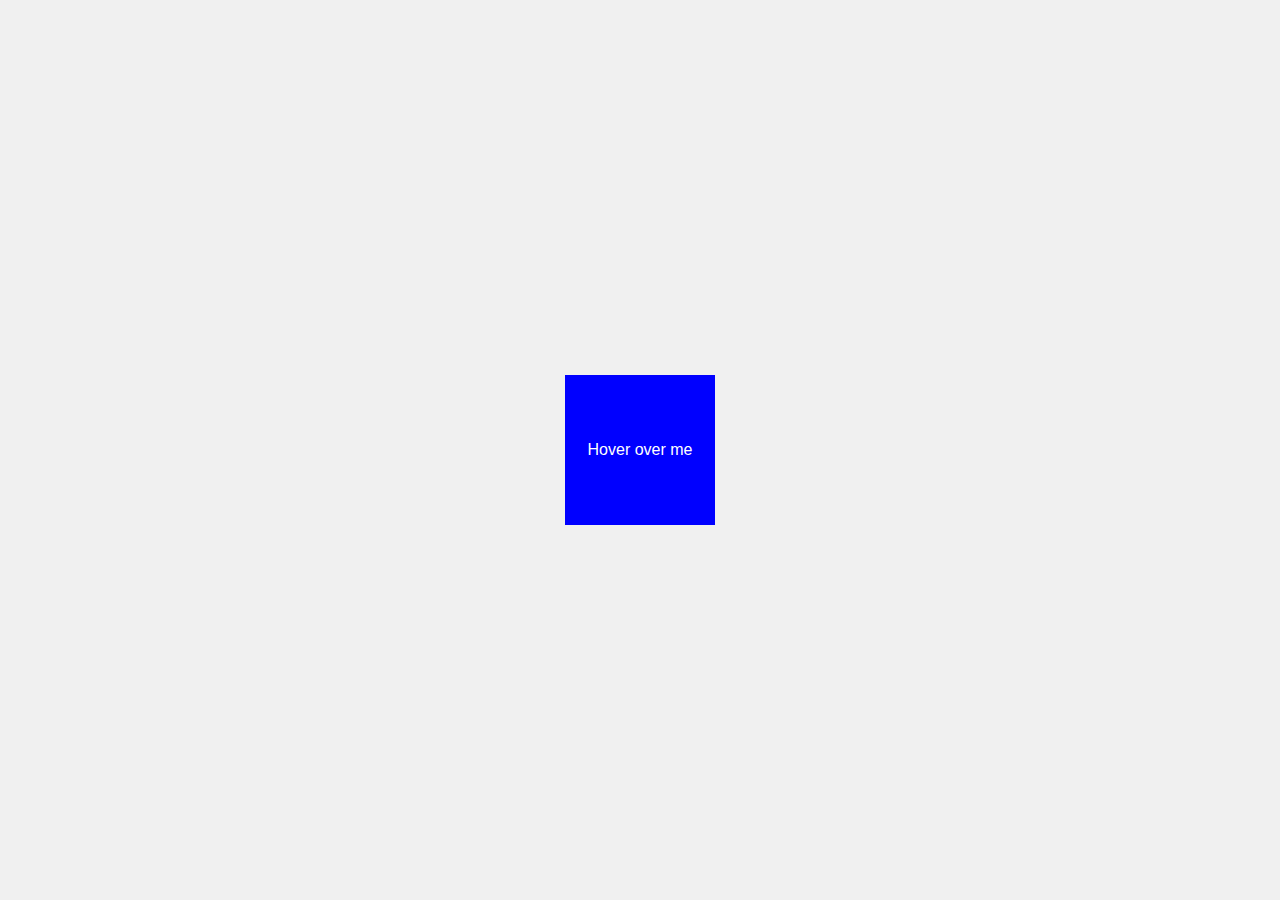
<file: Web Programming/Event Handling/index.html>
<!DOCTYPE html>
<html lang="en">
<head>
  <meta charset="UTF-8">
  <meta name="viewport" content="width=device-width, initial-scale=1.0">
  <style>
    body {
      font-family: Arial, sans-serif;
      display: flex;
      justify-content: center;
      align-items: center;
      height: 100vh;
      margin: 0;
      background-color: #f0f0f0;
    }

    #square {
      width: 150px;
      height: 150px;
      background-color: blue;
      display: flex;
      justify-content: center;
      align-items: center;
      color: white;
      cursor: pointer;
      transition: background-color 0.3s, transform 0.3s, width 0.3s, height 0.3s;
    }
  </style>
  <title>Interactive Square</title>
</head>
<body>

  <div id="square"
       onmouseover="changeContinuousColors()"
       onmouseout="stopContinuousColors()"
       onclick="toggleShape()"
       onmouseenter="expand()"
       onmouseleave="shrink()">
       Hover over me
  </div>

  <script>
    var isCircle = false;
    var continuousColorChangeInterval;

    function changeColor(color) {
      var square = document.getElementById('square');
      square.style.backgroundColor = color;
    }

    function changeContinuousColors() {
      continuousColorChangeInterval = setInterval(function() {
        var randomColor = getRandomColor();
        changeColor(randomColor);
      }, 300);
    }

    function stopContinuousColors() {
      clearInterval(continuousColorChangeInterval);
    }

    function toggleShape() {
      var square = document.getElementById('square');
      isCircle = !isCircle;

      if (isCircle) {
        square.style.borderRadius = '50%';
      } else {
        square.style.borderRadius = '0';
      }
    }

    function expand() {
      var square = document.getElementById('square');
      square.style.width = '200px';
      square.style.height = '200px';
    }

    function shrink() {
      var square = document.getElementById('square');
      square.style.width = '150px';
      square.style.height = '150px';
    }

    function getRandomColor() {
      var letters = '0123456789ABCDEF';
      var color = '#';
      for (var i = 0; i < 6; i++) {
        color += letters[Math.floor(Math.random() * 16)];
      }
      return color;
    }
  </script>

</body>
</html>
</file>
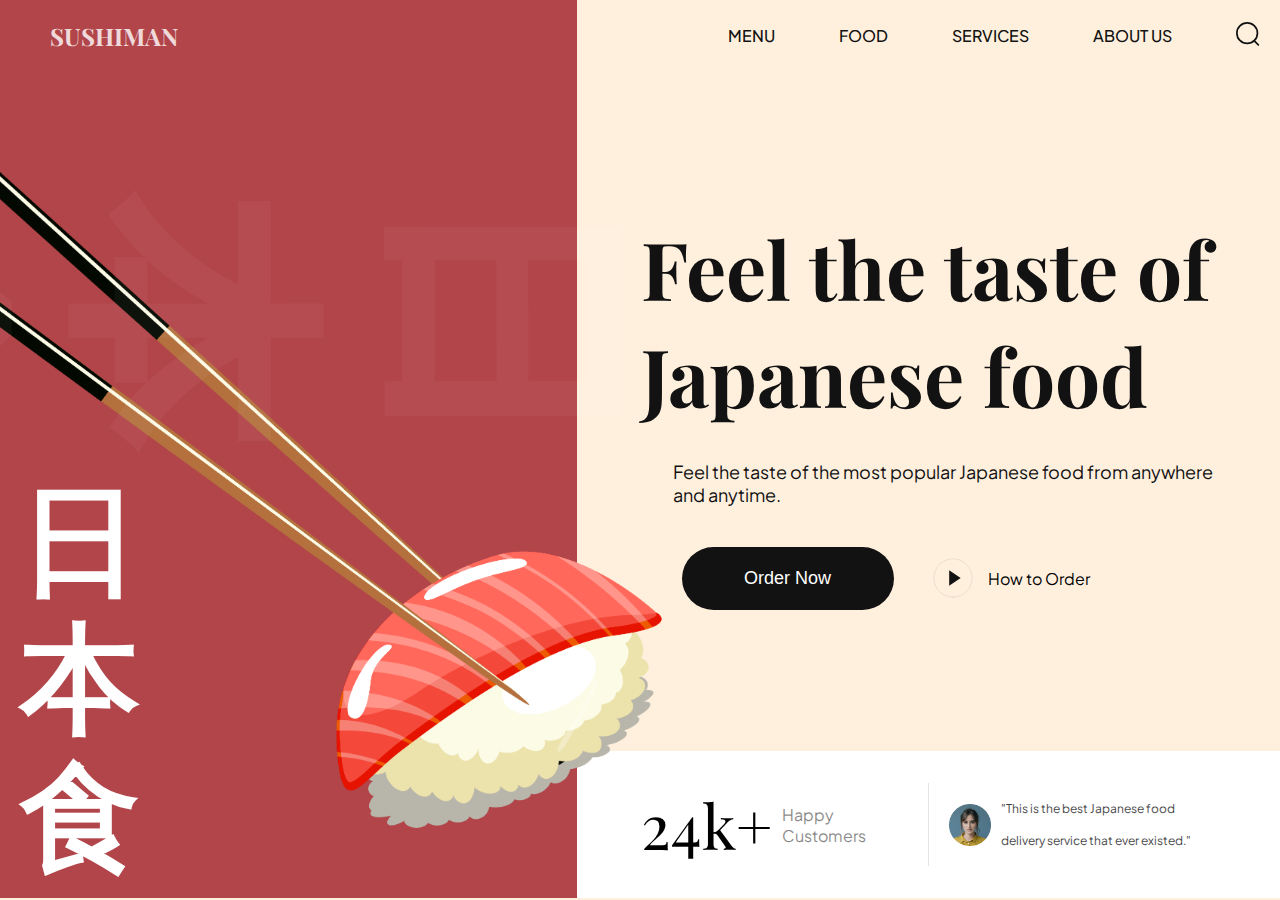
<file: Web Programming/project_html_css_website/index.html>
<!DOCTYPE html>
<html lang="en">
  <head>
    <meta charset="UTF-8">
    <meta http-equiv="X-UA-Compatible" content="IE=edge">
    <meta name="viewport" content="width=device-width, initial-scale=1.0">
    <link rel="icon" type="image/png" href="/sushi.png" />
    <link rel="stylesheet" href="css/style.css">
    <title>Sushiman</title>
  </head>
  <body>
    <header>
      <nav class="header__nav">
        <div class="header__logo">
          <h4 data-aos="fade-down">Sushiman</h4>
          <div class="header__logo-overlay"></div>
        </div>

        <ul class="header__menu" data-aos="fade-down">
          <li>
            <a href="#menu">Menu</a>
          </li>
          <li>
            <a href="#food">Food</a>
          </li>
          <li>
            <a href="#services">Services</a>
          </li>
          <li>
            <a href="#about-us">About Us</a>
          </li>
          <li>
            <img src="assets/search.svg" alt="search" />
          </li>
        </ul>

        <ul class="header__menu-mobile" data-aos="fade-down">
          <li>
            <img src="assets/menu.svg" alt="menu" />
          </li>
        </ul>
      </nav>
    </header>

    <section class="hero">
      <div class="hero-image">
        <img 
          src="assets/sushi-1.png"
          alt="sushi"
          data-aos="fade-up"
        />
        <h2 data-aos="fade-up">
          日 <br />
          本 <br />
          食
        </h2>

        <div class="hero-image__overlay"></div>
      </div>

      <div class="hero-content">
        <div class="hero-content-info" data-aos="fade-left">
          <h1>Feel the taste of Japanese food</h1>
          <p>Feel the taste of the most popular Japanese food from anywhere and anytime.</p>

          <div class="hero-content__buttons">
            <button class="hero-content__order-button">Order Now</button>
            <button class="hero-content__play-button">
              <img src="assets/play-circle.svg" alt="play" />
              How to Order
            </button>
          </div>
        </div>

        <div class="hero-content__testimonial" data-aos="fade-up">
          <div class="hero-content__customer flex-center">
            <h4>24<span>k+</span></h4>
            <p>Happy Customers</p>
          </div>

          <div class="hero-content__review">
            <img src="assets/user.png" alt="user" />
            <p>"This is the best Japanese food delivery service that ever existed."</p>
          </div>
        </div>
      </div>
    </section>
  </body>
</html>
</file>
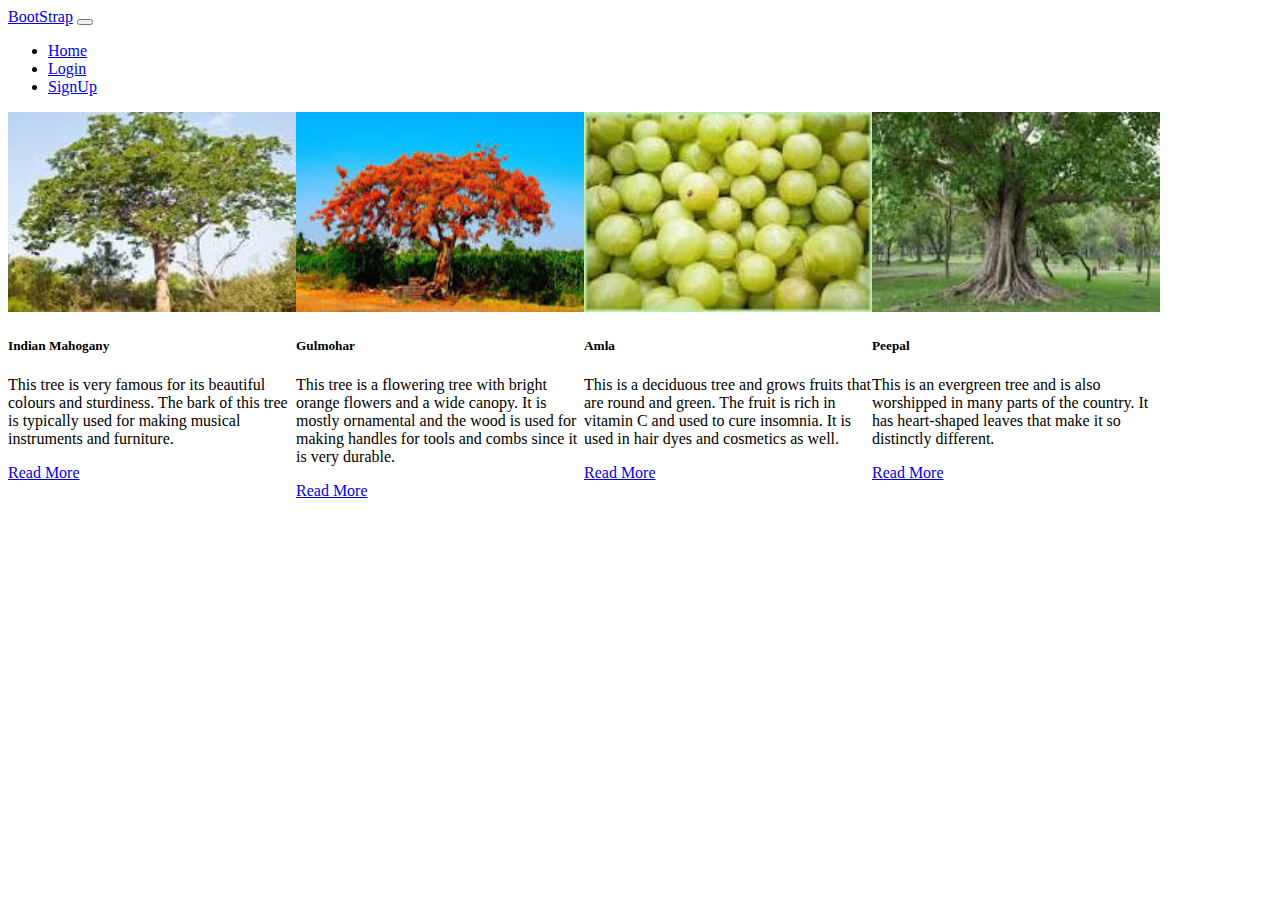
<file: Web Programming/bootstrap/Home.html>
<!DOCTYPE html>
<html lang="en">
<head>
    <meta charset="UTF-8">
    <meta name="viewport" content="width=device-width, initial-scale=1.0">
    <title>Bootstrap</title>
    <link href="https://cdn.jsdelivr.net/npm/bootstrap@5.0.2/dist/css/bootstrap.min.css" rel="stylesheet" integrity="sha384-EVSTQN3/azprG1Anm3QDgpJLIm9Nao0Yz1ztcQTwFspd3yD65VohhpuuCOmLASjC" crossorigin="anonymous">
    <link rel="stylesheet" href="script.css">
</head>
<body>
    <nav class="navbar navbar-expand-lg navbar-light bg-light">
        <div class="container-fluid">
          <a class="navbar-brand" href="#">BootStrap</a>
          <button class="navbar-toggler" type="button" data-bs-toggle="collapse" data-bs-target="#navbarSupportedContent" aria-controls="navbarSupportedContent" aria-expanded="false" aria-label="Toggle navigation">
            <span class="navbar-toggler-icon"></span>
          </button>
          <div class="collapse navbar-collapse" id="navbarSupportedContent">
            <ul class="navbar-nav me-auto mb-2 mb-lg-0">
              <li class="nav-item">
                <a class="nav-link active" aria-current="page" href="Home.html">Home</a>
              </li>
              <li class="nav-item">
                <a class="nav-link" href="Login.html">Login</a>
              </li>
              <li class="nav-item">
                <a class="nav-link" href="SignUp.html">SignUp</a>
              </li>
            </ul>
          </div>
        </div>
      </nav>
      <div class="container">
        <div class="card" style="width: 18rem;">
            <img class="card-img-top" src="mahagony.jpeg" alt="Card image cap">
            <div class="card-body">
              <h5 class="card-title">Indian Mahogany</h5>
              <p class="card-text">This tree is very famous for its beautiful colours and sturdiness. The bark of this tree is typically used for making musical instruments and furniture.</p>
              <a href="#" class="btn btn-primary">Read More</a>
            </div>
          </div>
          <div class="card" style="width: 18rem;">
            <img class="card-img-top" src="gulmohar.jpeg" alt="Card image cap">
            <div class="card-body">
              <h5 class="card-title">Gulmohar</h5>
              <p class="card-text">This tree is a flowering tree with bright orange flowers and a wide canopy. It is mostly ornamental and the wood is used for making handles for tools and combs since it is very durable.</p>
              <a href="#" class="btn btn-primary">Read More</a>
            </div>
          </div>
          <div class="card" style="width: 18rem;">
            <img class="card-img-top" src="amla.jpeg" alt="Card image cap">
            <div class="card-body">
              <h5 class="card-title">Amla</h5>
              <p class="card-text">This is a deciduous tree and grows fruits that are round and green. The fruit is rich in vitamin C and used to cure insomnia. It is used in hair dyes and cosmetics as well. </p>
              <a href="#" class="btn btn-primary">Read More</a>
            </div>
          </div>
          <div class="card" style="width: 18rem;">
            <img class="card-img-top" src="peepal.jpeg" alt="Card image cap">
            <div class="card-body">
              <h5 class="card-title">Peepal</h5>
              <p class="card-text">This is an evergreen tree and is also worshipped in many parts of the country. It has heart-shaped leaves that make it so distinctly different. </p>
              <a href="#" class="btn btn-primary">Read More</a>
            </div>
          </div>
      </div>
    <script src="https://cdn.jsdelivr.net/npm/@popperjs/core@2.9.2/dist/umd/popper.min.js" integrity="sha384-IQsoLXl5PILFhosVNubq5LC7Qb9DXgDA9i+tQ8Zj3iwWAwPtgFTxbJ8NT4GN1R8p" crossorigin="anonymous"></script>
    <script src="https://cdn.jsdelivr.net/npm/bootstrap@5.0.2/dist/js/bootstrap.min.js" integrity="sha384-cVKIPhGWiC2Al4u+LWgxfKTRIcfu0JTxR+EQDz/bgldoEyl4H0zUF0QKbrJ0EcQF" crossorigin="anonymous"></script>
</body>
</html>
</file>
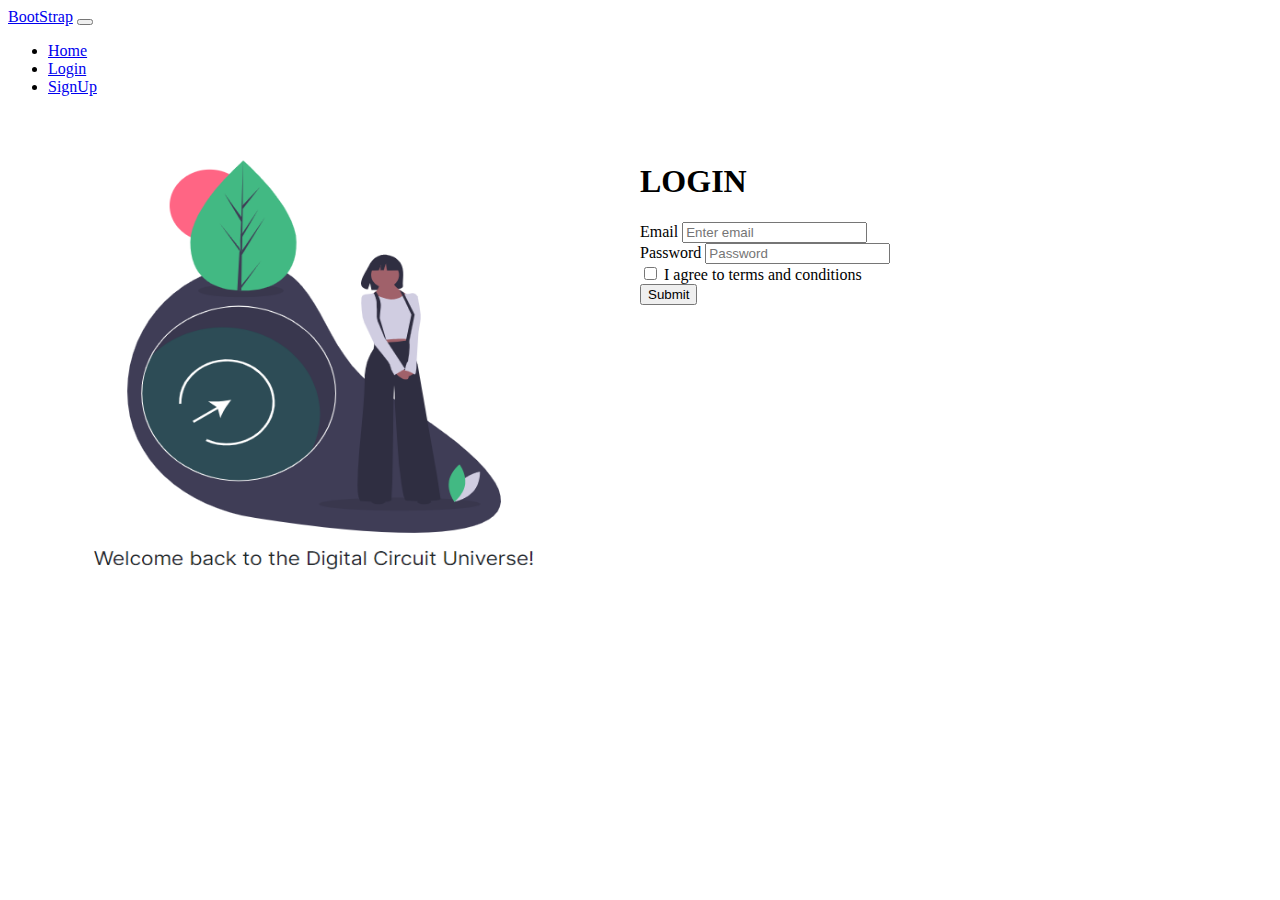
<file: Web Programming/bootstrap/Login.html>
<!DOCTYPE html>
<html lang="en">
<head>
    <meta charset="UTF-8">
    <meta name="viewport" content="width=device-width, initial-scale=1.0">
    <title>Bootstrap Login</title>
    <link href="https://cdn.jsdelivr.net/npm/bootstrap@5.0.2/dist/css/bootstrap.min.css" rel="stylesheet" integrity="sha384-EVSTQN3/azprG1Anm3QDgpJLIm9Nao0Yz1ztcQTwFspd3yD65VohhpuuCOmLASjC" crossorigin="anonymous">
    <link rel="stylesheet" href="script.css">
</head>
<body>
    <nav class="navbar navbar-expand-lg navbar-light bg-light">
        <div class="container-fluid">
          <a class="navbar-brand" href="#">BootStrap</a>
          <button class="navbar-toggler" type="button" data-bs-toggle="collapse" data-bs-target="#navbarSupportedContent" aria-controls="navbarSupportedContent" aria-expanded="false" aria-label="Toggle navigation">
            <span class="navbar-toggler-icon"></span>
          </button>
          <div class="collapse navbar-collapse" id="navbarSupportedContent">
            <ul class="navbar-nav me-auto mb-2 mb-lg-0">
              <li class="nav-item">
                <a class="nav-link active" aria-current="page" href="Home.html">Home</a>
              </li>
              <li class="nav-item">
                <a class="nav-link" href="Login.html">Login</a>
              </li>
              <li class="nav-item">
                <a class="nav-link" href="SignUp.html">SignUp</a>
              </li>
            </ul>
          </div>
        </div>
      </nav>
      <div class="container">
        <div class="image-container" >
            <img src="login.png" alt="">
        </div>
        <div class="info-container">
            <section>
                <h1>LOGIN</h1>
                <form>
                      <div class="form-group">
                        <label for="exampleInputPassword1">Email</label>
                        <input type="email" class="form-control" id="exampleInputPassword1" placeholder="Enter email">
                      </div>
                      <div class="form-group">
                        <label for="exampleInputPassword1">Password</label>
                        <input type="password" class="form-control" id="exampleInputPassword1" placeholder="Password">
                      </div>
                      <div class="form-check">
                        <input type="checkbox" class="form-check-input" id="exampleCheck1">
                        <label class="form-check-label" for="exampleCheck1">I agree to terms and conditions</label>
                      </div>
                      <button type="submit" class="btn btn-primary">Submit</button>
                </form>
            </section>
        </div>
      </div>
    <script src="https://cdn.jsdelivr.net/npm/@popperjs/core@2.9.2/dist/umd/popper.min.js" integrity="sha384-IQsoLXl5PILFhosVNubq5LC7Qb9DXgDA9i+tQ8Zj3iwWAwPtgFTxbJ8NT4GN1R8p" crossorigin="anonymous"></script>
    <script src="https://cdn.jsdelivr.net/npm/bootstrap@5.0.2/dist/js/bootstrap.min.js" integrity="sha384-cVKIPhGWiC2Al4u+LWgxfKTRIcfu0JTxR+EQDz/bgldoEyl4H0zUF0QKbrJ0EcQF" crossorigin="anonymous"></script>
</body>
</html>
</file>
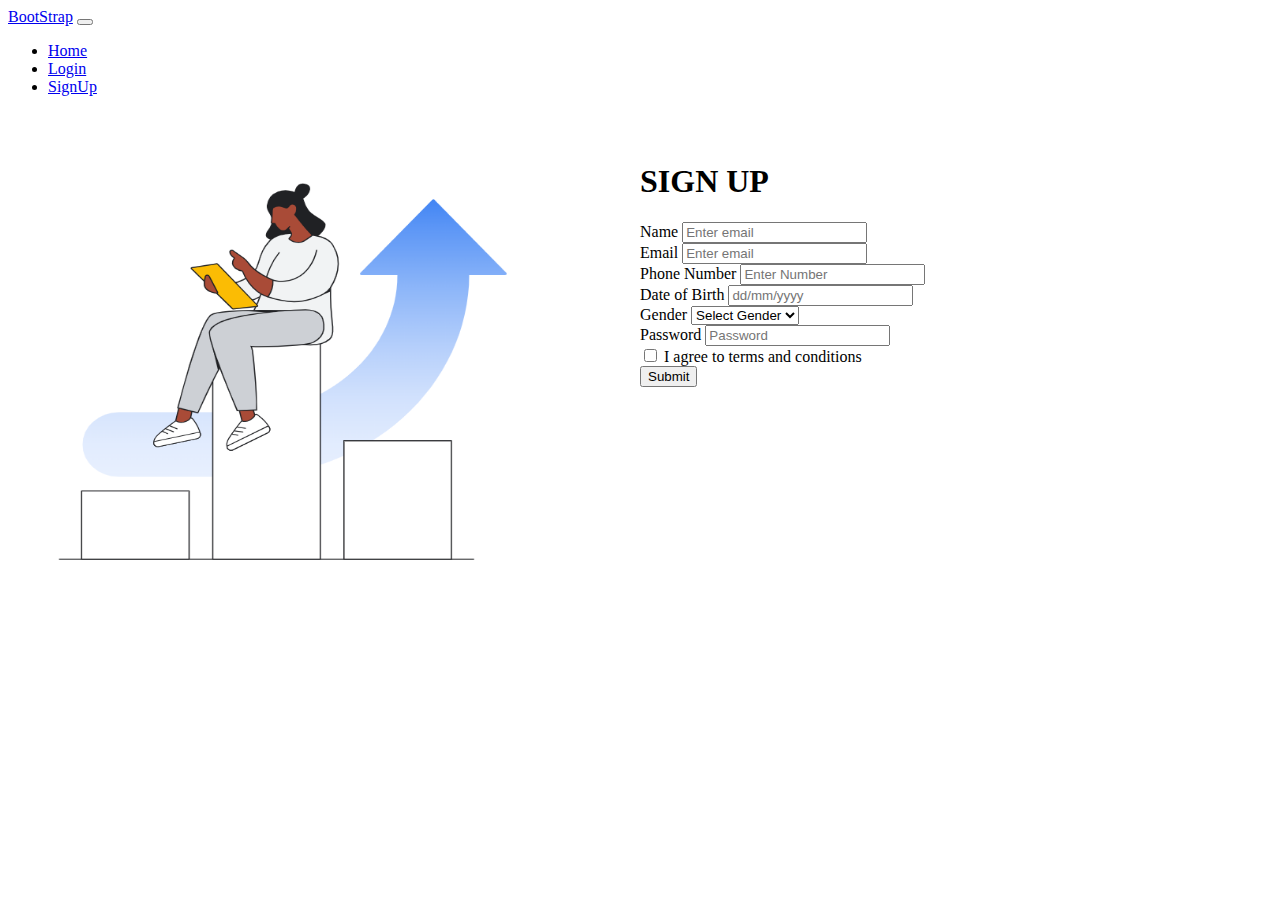
<file: Web Programming/bootstrap/SignUp.html>
<!DOCTYPE html>
<html lang="en">
<head>
    <meta charset="UTF-8">
    <meta name="viewport" content="width=device-width, initial-scale=1.0">
    <title>Bootstrap SignUp</title>
    <link href="https://cdn.jsdelivr.net/npm/bootstrap@5.0.2/dist/css/bootstrap.min.css" rel="stylesheet" integrity="sha384-EVSTQN3/azprG1Anm3QDgpJLIm9Nao0Yz1ztcQTwFspd3yD65VohhpuuCOmLASjC" crossorigin="anonymous">
    <link rel="stylesheet" href="script.css">
</head>
<body>
    <nav class="navbar navbar-expand-lg navbar-light bg-light">
        <div class="container-fluid">
          <a class="navbar-brand" href="#">BootStrap</a>
          <button class="navbar-toggler" type="button" data-bs-toggle="collapse" data-bs-target="#navbarSupportedContent" aria-controls="navbarSupportedContent" aria-expanded="false" aria-label="Toggle navigation">
            <span class="navbar-toggler-icon"></span>
          </button>
          <div class="collapse navbar-collapse" id="navbarSupportedContent">
            <ul class="navbar-nav me-auto mb-2 mb-lg-0">
              <li class="nav-item">
                <a class="nav-link active" aria-current="page" href="Home.html">Home</a>
              </li>
              <li class="nav-item">
                <a class="nav-link" href="Login.html">Login</a>
              </li>
              <li class="nav-item">
                <a class="nav-link" href="SignUp.html">SignUp</a>
              </li>
            </ul>
          </div>
        </div>
      </nav>
      <div class="container">
        <div class="image-container" >
            <img src="signup.png" alt="">
        </div>
        <div class="info-container">
            <section>
                <h1>SIGN UP</h1>
                <form>
                        <div class="form-group">
                        <label for="exampleInputEmail1">Name</label>
                        <input type="text" class="form-control" id="exampleInputEmail1" aria-describedby="emailHelp" placeholder="Enter email">
                      </div>
                      <div class="form-group">
                        <label for="exampleInputPassword1">Email</label>
                        <input type="email" class="form-control" id="exampleInputPassword1" placeholder="Enter email">
                      </div>
                      <div class="form-group">
                        <label for="exampleInputPassword1">Phone Number</label>
                        <input type="number" class="form-control" id="exampleInputPassword1" placeholder="Enter Number">
                      </div>
                      <div class="form-group">
                        <label for="exampleInputPassword1">Date of Birth</label>
                        <input type="text" class="form-control" id="exampleInputPassword1" placeholder="dd/mm/yyyy">
                      </div>
                      <label for="exampleInputPassword1">Gender</label>
                      <select class="form-select" aria-label="Default select example">
                        <option selected>Select Gender</option>
                        <option value="1">Male</option>
                        <option value="2">Female</option>
                        <option value="3">None</option>
                      </select>
                      <div class="form-group">
                        <label for="exampleInputPassword1">Password</label>
                        <input type="password" class="form-control" id="exampleInputPassword1" placeholder="Password">
                      </div>
                      <div class="form-check">
                        <input type="checkbox" class="form-check-input" id="exampleCheck1">
                        <label class="form-check-label" for="exampleCheck1">I agree to terms and conditions</label>
                      </div>
                      <button type="submit" class="btn btn-primary">Submit</button>
                </form>
              </section>
        </div>
      </div>
    <script src="https://cdn.jsdelivr.net/npm/@popperjs/core@2.9.2/dist/umd/popper.min.js" integrity="sha384-IQsoLXl5PILFhosVNubq5LC7Qb9DXgDA9i+tQ8Zj3iwWAwPtgFTxbJ8NT4GN1R8p" crossorigin="anonymous"></script>
    <script src="https://cdn.jsdelivr.net/npm/bootstrap@5.0.2/dist/js/bootstrap.min.js" integrity="sha384-cVKIPhGWiC2Al4u+LWgxfKTRIcfu0JTxR+EQDz/bgldoEyl4H0zUF0QKbrJ0EcQF" crossorigin="anonymous"></script>
</body>
</html>
</file>
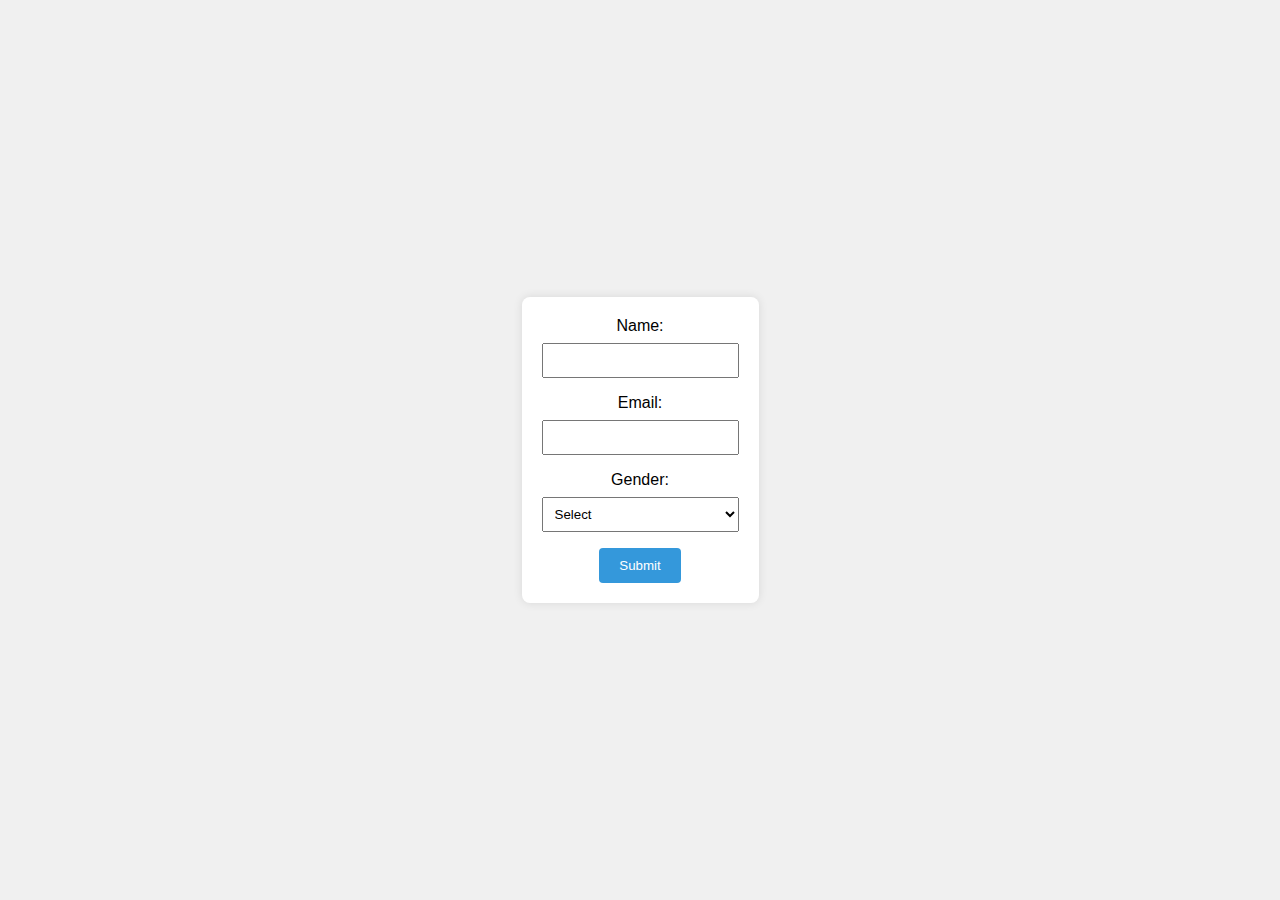
<file: Web Programming/Event Handling/form.html>
<!DOCTYPE html>
<html lang="en">
<head>
  <meta charset="UTF-8">
  <meta name="viewport" content="width=device-width, initial-scale=1.0">
  <style>
    body {
      font-family: Arial, sans-serif;
      display: flex;
      justify-content: center;
      align-items: center;
      height: 100vh;
      margin: 0;
      background-color: #f0f0f0;
    }

    form {
      text-align: center;
      max-width: 400px;
      margin: 20px;
      padding: 20px;
      background-color: #fff;
      border-radius: 8px;
      box-shadow: 0 0 10px rgba(0, 0, 0, 0.1);
    }

    label {
      display: block;
      margin-bottom: 8px;
    }

    input, select {
      width: 100%;
      padding: 8px;
      margin-bottom: 16px;
      box-sizing: border-box;
    }

    button {
      background-color: #3498db;
      color: #fff;
      padding: 10px 20px;
      border: none;
      border-radius: 4px;
      cursor: pointer;
      transition: background-color 0.3s;
    }

    button:hover {
      background-color: #2980b9;
    }

    #output {
      color: green;
      font-weight: bold;
    }
  </style>
  <title>Styled Form with Events</title>
</head>
<body>

  <form id="myForm">
    <label for="name">Name:</label>
    <input type="text" id="name" name="name" required>

    <label for="email">Email:</label>
    <input type="email" id="email" name="email" required>

    <label for="gender">Gender:</label>
    <select id="gender" name="gender" required>
      <option value="">Select</option>
      <option value="male">Male</option>
      <option value="female">Female</option>
    </select>

    <button type="submit">Submit</button>
  </form>

  <script>
    var form = document.getElementById('myForm');

    form.addEventListener('submit', function(event) {
      event.preventDefault();
      var name = document.getElementById('name').value;
      var email = document.getElementById('email').value;
      var gender = document.getElementById('gender').value;

      alert('Submitted Data:\nName: ' + name + '\nEmail: ' + email + '\nGender: ' + gender);
    });

    form.addEventListener('focus', function(event) {
      if (event.target.tagName === 'INPUT' || event.target.tagName === 'SELECT') {
        event.target.style.border = '2px solid #3498db';
      }
    }, true);

    form.addEventListener('blur', function(event) {
      if (event.target.tagName === 'INPUT' || event.target.tagName === 'SELECT') {
        event.target.style.border = '';
      }
    }, true);
  </script>

</body>
</html>
</file>
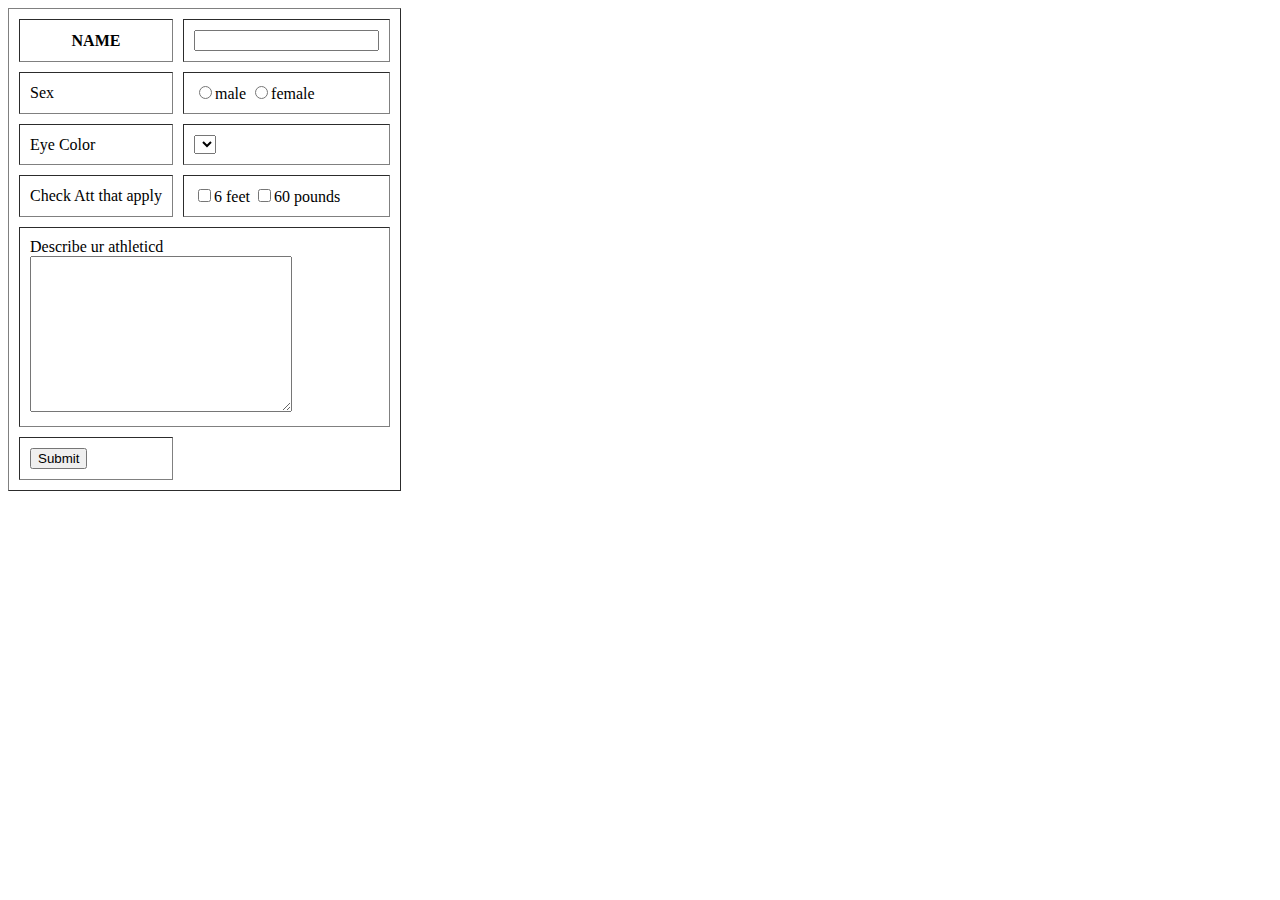
<file: Web Programming/practicals/4.html>
<!DOCTYPE html>
<html lang="en">
  <head>
    <meta charset="UTF-8" />
    <meta name="viewport" content="width=device-width, initial-scale=1.0" />
    <title>Document</title>
  </head>
  <body>
    <table border="1" cellpadding="10" cellspacing="10">
      <thead>
        <tr>
          <th>NAME</th>
          <th><input type="text" name="" id="" /></th>
        </tr>
      </thead>
      <tbody>
        <tr>
          <td>Sex</td>
          <td>
            <input type="radio" name="" id="" />male
            <input type="radio" name="" id="" />female
          </td>
        </tr>
        <tr>
          <td>Eye Color</td>
          <td>
            <select name="color" id="color">
              <option value="red"></option>
              <option value="yellow"></option>
              <option value="green"></option>
            </select>
          </td>
        </tr>
        <tr>
          <td>Check Att that apply</td>
          <td>
            <input type="checkbox" value="6feet" id="1" />6 feet
            <input type="checkbox" value="60pounds" id="" />60 pounds
          </td>
        </tr>
        <tr>
          <td colspan="2">
            Describe ur athleticd
            <br />
            <textarea name="" id="" cols="30" rows="10"></textarea>
          </td>
        </tr>
        <tr>
          <td><input type="submit" name="submit" id="submit"></td>
        </tr>
      </tbody>
    </table>
  </body>
</html>
</file>
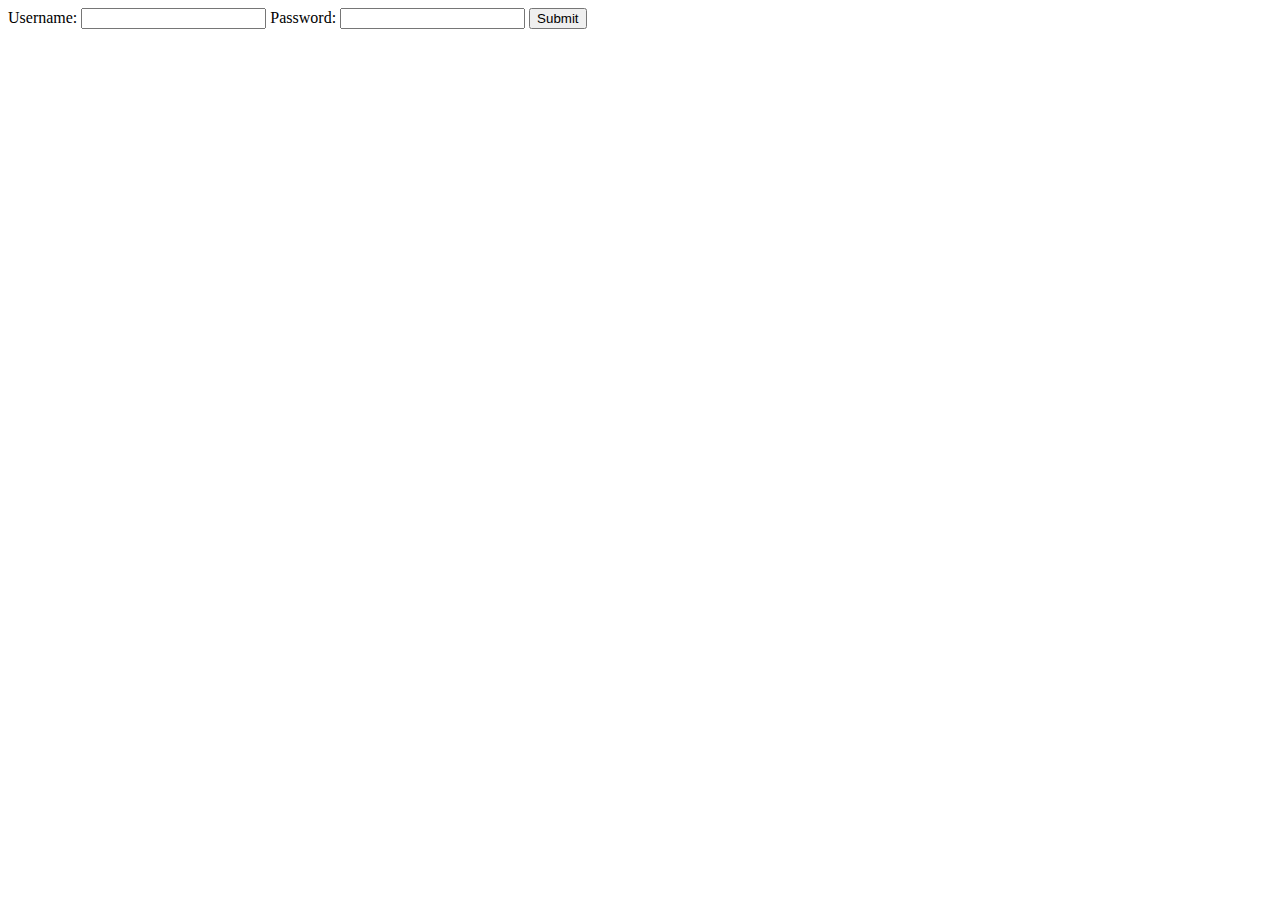
<file: Web Programming/practicals/5.html>
<!DOCTYPE html>
<html lang="en">
  <head>
    <meta charset="UTF-8" />
    <meta name="viewport" content="width=device-width, initial-scale=1.0" />
    <title>Form Validation Example</title>
  </head>
  <body>
    <form id="myForm" onsubmit="validateForm()">
      <!-- Form fields go here -->
      <label for="username">Username:</label>
      <input type="text" id="username" name="username" required />

      <label for="password">Password:</label>
      <input type="password" id="password" name="password" required />
      <button type="submit">Submit</button>
    </form>

    <script>
      function validateForm() {
        // Get form elements
        var username = document.getElementById("username").value;
        var password = document.getElementById("password").value;

        // Validate username
        if (username === "") {
          alert("Username cannot be empty");
          return false;
        }

        // Validate password
        if (password === "") {
          alert("Password cannot be empty");
          return false;
        }

        // Additional validation logic can go here

        return true; // Submit the form if all validations pass
      }
    </script>
  </body>
</html>
</file>
<file: Web Programming/project_html_css_website/css/style.css>
@import url("https://fonts.googleapis.com/css2?family=Playfair+Display:wght@400;500;600;700;800;900&display=swap");
@import url("https://fonts.googleapis.com/css2?family=Plus+Jakarta+Sans:wght@200;300;400;500;600;700;800&display=swap");

/* other css file imports */
@import url("sections/header.css");
@import url("sections/hero.css");
@import url("sections/about.css");
@import url("sections/popular.css");
@import url("sections/trending.css");
@import url("sections/subscribe.css");
@import url("sections/footer.css");

/* CSS variables for reusablity across all files (including above imported) */
:root {
  --playfair-display: "Playfair Display", serif;
  --plus-jakarta-sans: "Plus Jakarta Sans", sans-serif;

  --primary-color: #b1454a;
  --secondary-color: #121212;

  --black-200: #020202;
  --black-300: #333333;
  --black-400: #1f1e31;
  --black-500: #555555;
  --gray-100: #888888;

  --color-white: #fff;
  --color-creamson: #fff0de;
}

* {
  margin: 0;
  padding: 0;
  box-sizing: border-box;
  scroll-behavior: smooth;
}

body {
  max-width: 1280px;
  margin: 0 auto;
  background-color: var(--color-creamson);
}

a {
  text-decoration: none;
  color: inherit;
}


.flex-center {
  display: flex;
  justify-content: center;
  align-items: center;
}

.flex-between {
  display: flex;
  justify-content: space-between;
  align-items: center;
}

.sushi__subtitle {
  font-size: 18px;
  font-weight: 400;
  font-family: var(--plus-jakarta-sans);

  color: var(--primary-color);
  opacity: 0.8;

  letter-spacing: -0.01em;
}

.sushi__title {
  font-size: 64px;
  font-weight: 600;
  font-family: var(--playfair-display);

  color: var(--secondary-color);

  margin-top: 16px;
}

.sushi__description {
  font-size: 18px;
  font-weight: 400;
  font-family: var(--plus-jakarta-sans);

  line-height: 36px;
  letter-spacing: -0.01em;

  color: var(--secondary-color);
  opacity: 0.8;

  margin: 32px 0px;
}

/* Hide scrollbar for Chrome, Safari and Opera */
.sushi__hide-scrollbar::-webkit-scrollbar {
  display: none;
}

/* Hide scrollbar for IE, Edge and Firefox */
.sushi__hide-scrollbar {
  -ms-overflow-style: none; /* IE and Edge */
  scrollbar-width: none; /* Firefox */
}

/* START: about us media queries */
@media screen and (max-width: 1024px) {
  .about-us {
    flex-direction: column;
  }

  .about-us__image {
    flex-direction: row;
  }

  .about-us__image-sushi3 {
    border-bottom: none;
    border-right: 8px solid var(--color-creamson);
  }

  .about-us__button {
    display: none;
  }
}

@media screen and (max-width: 750px) {
  .about-us__image {
    flex-direction: column;
  }

  .about-us__image-sushi3 {
    border-bottom: 8px solid var(--color-creamson);
    border-right: none;
  }

  .about-us__button {
    display: block;
    top: 47%;
  }
}

@media screen and (max-width: 550px) {
  .about-us__image-sushi2 img,
  .about-us__image-sushi3 img {
    width: 50%;
    height: 160px;

    object-fit: contain;
  }

  .about-us__image div {
    padding: 32px;
  }

  .about-us__button {
    top: 44%;
  }

  .about-us__content {
    padding: 32px;
  }
}
/* END: about us media queries */


/* START: header media querie */
@media screen and (max-width: 900px) {
  .header__nav {
    background: var(--primary-color);
  }

  .header__menu {
    display: none;
  }

  .header__menu-mobile {
    display: flex;
  }
}

@media screen and (max-width: 550px) {
  .header__logo {
    padding-left: 0;
  }
}
/* END: header media queries */

/* START: hero media queries */
@media screen and (max-width: 1060px) {
  .hero {
    flex-direction: column;
  }

  .hero-image img {
    width: 100%;

    transform: matrix(1, 0.05, 0, 1.25, 0, 0) !important;
  }
}

@media screen and (max-width: 750px) {
  .hero-image h2 {
    font-size: 70px;
    line-height: 90px;
  }
}

@media screen and (max-width: 550px) {
  .hero-image h2 {
    font-size: 40px;
    line-height: 60px;
  }

  .hero-content-info {
    padding: 32px;
  }

  .hero-content-info h1 {
    font-size: 60px;
  }

  .hero-content-info p {
    margin: 32px 0;
  }

  .hero-content__buttons {
    margin: 41px 0;
  }

  .hero-content__testimonial {
    padding: 32px;
  }
}
/* END: hero media queries */

/* START: popular media queries */
@media screen and (max-width: 550px) {
  .popular-foods {
    padding: 64px 32px;
  }

  .popular-foods__card,
  .popular-foods__card.active-card {
    min-width: 100%;
  }
}
/* END: popular media queries */

/* START: subscribe media queries */
@media screen and (max-width: 550px) {
  .subscription {
    padding: 64px 32px;
  }

  .subscription h2 {
    font-size: 68px;
    line-height: 100px;
  }

  .subscription__form {
    flex-direction: column;
    gap: 20px;

    min-width: 100%;
    border-radius: 20px;
    padding: 0;

    border: none;
  }

  .subscription__form input {
    min-height: 50px;

    border: 1px solid rgba(255, 255, 255, 0.5);
    padding: 10px 20px;
    border-radius: 30px;
  }

  .subscription__form button {
    min-width: 100%;
  }
}
/* END: subscribe media queries */

/* START: trending media queries */
@media screen and (max-width: 1024px) {
  .trending-sushi {
    flex-direction: column;
  }

  .trending-drink {
    flex-direction: column-reverse;
  }

  .trending__image {
    width: 100%;
    background-size: cover;
  }

  .trending__discover {
    display: none;
  }

  .trending__arrow {
    display: none;
  }
}

@media screen and (max-width: 550px) {
  .trending__image img {
    width: 70%;
    height: 70%;
  }

  .trending__content {
    padding: 32px;
  }
}
/* END: trending media queries */
</file>
<file: Web Programming/bootstrap/script.css>
.container{
    display: flex;
}
.info-container{
    flex: 1;
    margin: 30px;
}
.image-container{
    flex: 1;
    display: flex;
    justify-content: center;
    align-items: center;
}
.image-container img{
    width: 90%;
    height: 90%;
}
.card-img-top{
    width: 100%;
    height: 200px;
}
</file>
